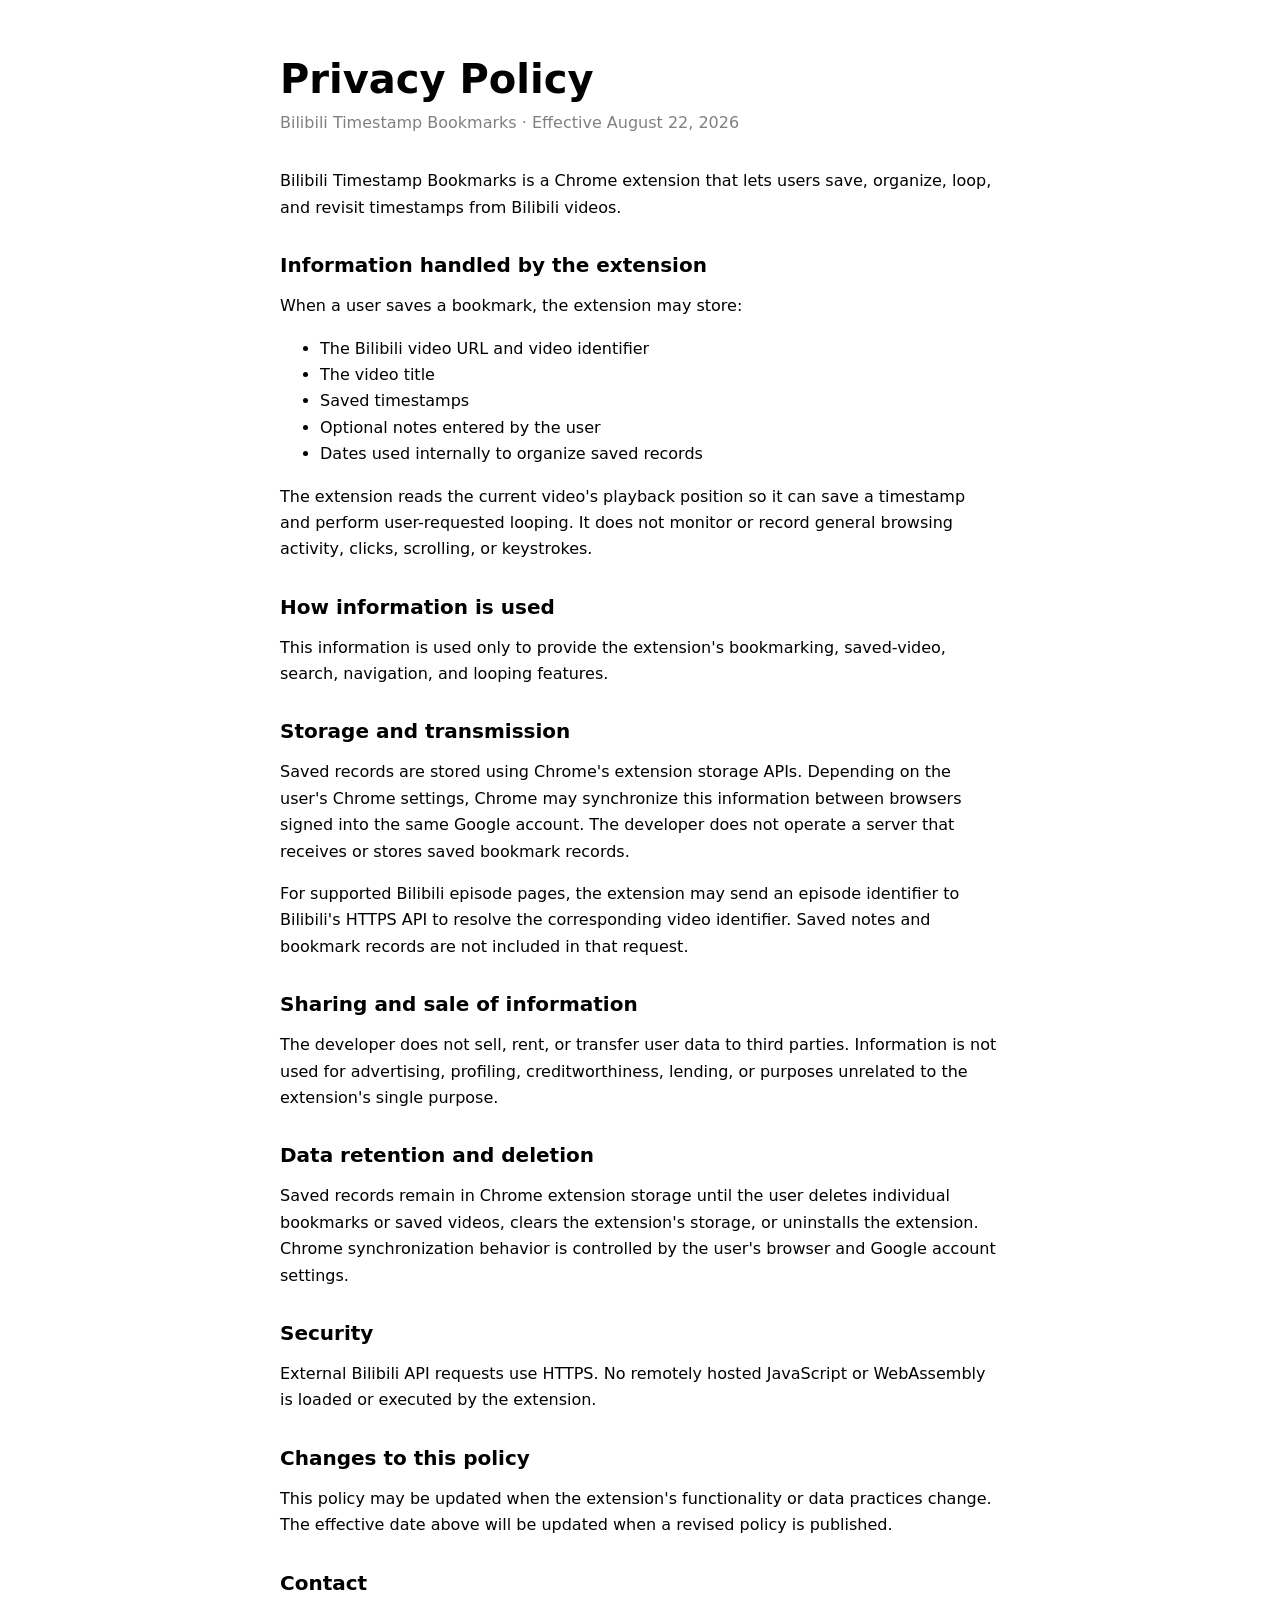
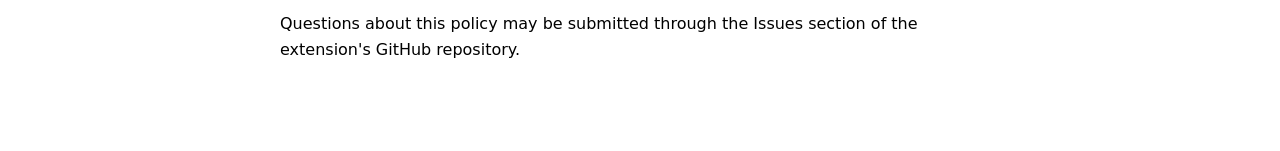
<file: privacy/index.html>
<!doctype html>
<html lang="en">
<head>
  <meta charset="utf-8">
  <meta name="viewport" content="width=device-width, initial-scale=1">
  <meta name="description" content="Privacy Policy for the Bilibili Timestamp Bookmarks Chrome extension.">
  <title>Privacy Policy · Bilibili Timestamp Bookmarks</title>
  <style>
    :root { color-scheme: light dark; font-family: system-ui, -apple-system, BlinkMacSystemFont, "Segoe UI", sans-serif; }
    body { margin: 0; background: Canvas; color: CanvasText; }
    main { width: min(720px, calc(100% - 40px)); margin: 0 auto; padding: 56px 0 72px; }
    h1 { margin: 0 0 8px; font-size: clamp(28px, 5vw, 40px); line-height: 1.15; }
    h2 { margin: 32px 0 8px; font-size: 20px; }
    p, li { font-size: 16px; line-height: 1.65; }
    .date { margin: 0 0 32px; color: GrayText; }
    a { color: #e95f8d; }
  </style>
</head>
<body>
  <main>
    <h1>Privacy Policy</h1>
    <p class="date">Bilibili Timestamp Bookmarks · Effective August 22, 2026</p>

    <p>Bilibili Timestamp Bookmarks is a Chrome extension that lets users save, organize, loop, and revisit timestamps from Bilibili videos.</p>

    <h2>Information handled by the extension</h2>
    <p>When a user saves a bookmark, the extension may store:</p>
    <ul>
      <li>The Bilibili video URL and video identifier</li>
      <li>The video title</li>
      <li>Saved timestamps</li>
      <li>Optional notes entered by the user</li>
      <li>Dates used internally to organize saved records</li>
    </ul>
    <p>The extension reads the current video's playback position so it can save a timestamp and perform user-requested looping. It does not monitor or record general browsing activity, clicks, scrolling, or keystrokes.</p>

    <h2>How information is used</h2>
    <p>This information is used only to provide the extension's bookmarking, saved-video, search, navigation, and looping features.</p>

    <h2>Storage and transmission</h2>
    <p>Saved records are stored using Chrome's extension storage APIs. Depending on the user's Chrome settings, Chrome may synchronize this information between browsers signed into the same Google account. The developer does not operate a server that receives or stores saved bookmark records.</p>
    <p>For supported Bilibili episode pages, the extension may send an episode identifier to Bilibili's HTTPS API to resolve the corresponding video identifier. Saved notes and bookmark records are not included in that request.</p>

    <h2>Sharing and sale of information</h2>
    <p>The developer does not sell, rent, or transfer user data to third parties. Information is not used for advertising, profiling, creditworthiness, lending, or purposes unrelated to the extension's single purpose.</p>

    <h2>Data retention and deletion</h2>
    <p>Saved records remain in Chrome extension storage until the user deletes individual bookmarks or saved videos, clears the extension's storage, or uninstalls the extension. Chrome synchronization behavior is controlled by the user's browser and Google account settings.</p>

    <h2>Security</h2>
    <p>External Bilibili API requests use HTTPS. No remotely hosted JavaScript or WebAssembly is loaded or executed by the extension.</p>

    <h2>Changes to this policy</h2>
    <p>This policy may be updated when the extension's functionality or data practices change. The effective date above will be updated when a revised policy is published.</p>

    <h2>Contact</h2>
    <p>Questions about this policy may be submitted through the Issues section of the extension's GitHub repository.</p>
  </main>
</body>
</html>
</file>
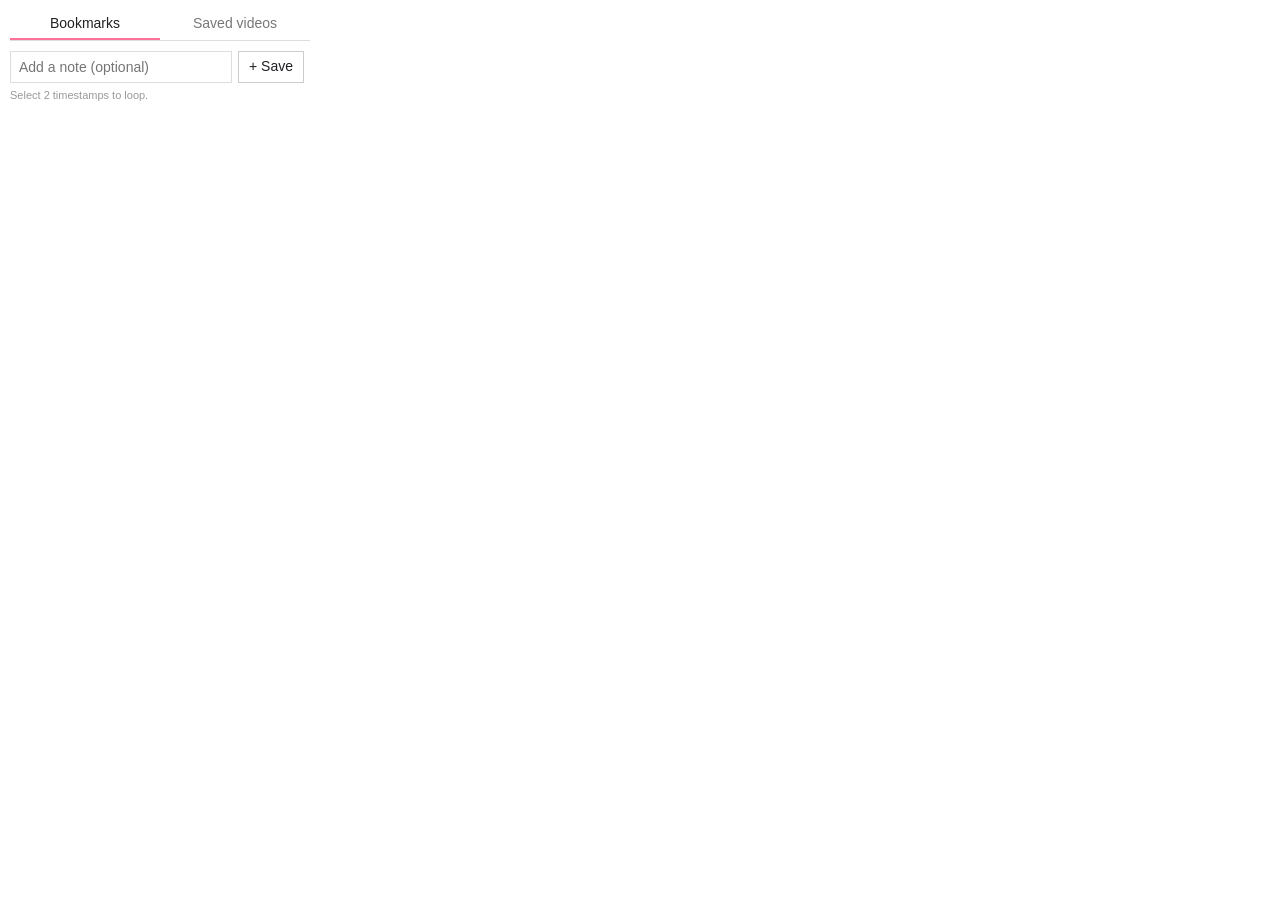
<file: popup.html>
<!doctype html>
<html lang="en">
<head>
  <meta charset="utf-8">
  <meta name="viewport" content="width=device-width, initial-scale=1">
  <title>Timestamp bookmarks</title>
  <link rel="stylesheet" href="popup.css">
</head>
<body>
  <main id="app">
    <div class="tabs" role="tablist">
      <button class="tab active" data-view="bookmarks" type="button">Bookmarks</button>
      <button class="tab" data-view="videos" type="button">Saved videos</button>
    </div>
    <section id="bookmarks-view">
      <div class="add-row">
        <input id="note" maxlength="120" placeholder="Add a note (optional)" aria-label="Bookmark note">
        <button id="save" class="primary" type="button">+ Save</button>
        <div id="loop-bar" class="loop-bar" hidden>
          <span id="loop-range"></span>
          <button id="loop-toggle" type="button">Loop</button>
        </div>
      </div>
      <div id="bookmark-list" class="list"></div>
      <p class="loop-hint">Select 2 timestamps to loop.</p>
    </section>
    <section id="videos-view" hidden>
      <input id="video-search" class="search" type="search" placeholder="Search saved videos" aria-label="Search saved videos">
      <div id="video-list" class="list"></div>
    </section>
    <p id="status" class="status" hidden></p>
  </main>
  <script src="popup.js"></script>
</body>
</html>
</file>
<file: popup.css>
:root {
  color-scheme: light;
  font: 14px/1.4 -apple-system, BlinkMacSystemFont, "Segoe UI", Roboto, Arial, sans-serif;
}

* { box-sizing: border-box; }
body { width: 320px; min-height: 120px; margin: 0; color: #202124; background: #fff; }
button, input { font: inherit; }
button { cursor: pointer; transition: color 100ms ease, background-color 100ms ease; }
#app { padding: 10px; }

.tabs {
  display: grid;
  grid-template-columns: 1fr 1fr;
  margin-bottom: 10px;
  border-bottom: 1px solid #ddd;
}

.tabs.single-view { grid-template-columns: 1fr; }

.tab {
  height: 30px;
  padding: 0;
  color: #777;
  background: transparent;
  border: 0;
  border-bottom: 2px solid transparent;
}

.tab.active { color: #202124; border-bottom-color: #fb7299; }
.tab:hover { color: #202124; background: #f7f7f7; }
.add-row { display: grid; grid-template-columns: 1fr auto auto; gap: 6px; }

input {
  width: 100%;
  height: 32px;
  padding: 0 8px;
  color: #202124;
  background: #fff;
  border: 1px solid #ddd;
  border-radius: 0;
  outline: 0;
}

input:focus { border-color: #888; }

.primary,
.loop-bar button {
  height: 32px;
  padding: 0 10px;
  color: #202124;
  background: #fff;
  border: 1px solid #ccc;
  border-radius: 0;
}

.primary:hover,
.loop-bar button:hover { background: #f5f5f5; }
.loop-bar { display: contents; }
.loop-bar[hidden] { display: none; }
#loop-range { display: none; }
.loop-bar button { height: 32px; }
.loop-hint { margin: 6px 0 0; color: #999; font-size: 11px; line-height: 1.2; }
.list { max-height: 300px; overflow: auto; }

.row {
  display: grid;
  grid-template-columns: 16px minmax(0, 1fr) 24px 24px;
  gap: 6px;
  align-items: center;
  min-height: 38px;
  border-bottom: 1px solid #eee;
}

.row-link {
  min-width: 0;
  padding: 7px 0;
  text-align: left;
  color: inherit;
  background: transparent;
  border: 0;
}

.row:hover { background: #fafafa; }
.row-link:hover .note { color: #202124; }
.time { color: #e95f89; }
.note { margin-left: 7px; color: #777; overflow-wrap: anywhere; }
.pick { width: 14px; height: 14px; margin: 0; accent-color: #555; }

.edit,
.delete {
  width: 24px;
  height: 24px;
  padding: 0;
  color: #888;
  background: transparent;
  border: 0;
}

.edit svg,
.delete svg {
  display: block;
  width: 16px;
  height: 16px;
  margin: auto;
  fill: none;
  stroke: currentColor;
  stroke-width: 1.8;
  stroke-linecap: round;
  stroke-linejoin: round;
}

.edit:hover,
.delete:hover { color: #202124; background: #eee; }

.inline-editor {
  display: grid;
  grid-column: 1 / -1;
  grid-template-columns: minmax(0, 1fr) 28px 28px;
  gap: 4px;
  align-items: center;
  padding: 3px 0;
}

.inline-editor input { height: 30px; }
.inline-editor button {
  display: grid;
  width: 28px;
  height: 28px;
  padding: 0;
  place-items: center;
  color: #888;
  background: transparent;
  border: 0;
}
.inline-editor button:hover { color: #202124; background: #eee; }
.inline-editor svg { width: 16px; height: 16px; fill: none; stroke: currentColor; stroke-width: 1.8; stroke-linecap: round; stroke-linejoin: round; }
.empty, .status { padding: 18px 6px; color: #999; text-align: center; }
.search { margin-bottom: 6px; }

.video-item {
  display: grid;
  grid-template-columns: minmax(0, 1fr) 28px;
  gap: 4px;
  align-items: center;
  border-bottom: 1px solid #eee;
}

.video-row {
  display: block;
  padding: 7px 0;
  color: inherit;
  text-decoration: none;
}

.video-item:hover { background: #fafafa; }
.video-title { display: block; overflow: hidden; text-overflow: ellipsis; white-space: nowrap; }

.video-delete {
  display: grid;
  width: 28px;
  height: 28px;
  padding: 0;
  place-items: center;
  color: #888;
  background: transparent;
  border: 0;
}

.video-delete svg {
  width: 16px;
  height: 16px;
  fill: none;
  stroke: currentColor;
  stroke-width: 1.8;
  stroke-linecap: round;
  stroke-linejoin: round;
}

.video-delete:hover { color: #202124; background: #eee; }

button:focus-visible,
a:focus-visible { outline: 1px solid #555; outline-offset: 1px; }

@media (prefers-color-scheme: dark) {
  :root { color-scheme: dark; }
  body { color: #e8eaed; background: #202124; }
  .tabs { border-color: #5f6368; }
  .tab { color: #9aa0a6; }
  .tab.active { color: #e8eaed; border-bottom-color: #fb7299; }
  .tab:hover, .row:hover, .video-item:hover { color: #e8eaed; background: #292a2d; }
  input { color: #e8eaed; background: #202124; border-color: #5f6368; }
  input:focus { border-color: #9aa0a6; }
  .primary, .loop-bar button { color: #e8eaed; background: #202124; border-color: #5f6368; }
  .primary:hover, .loop-bar button:hover { background: #292a2d; }
  .row, .video-item { border-color: #3c4043; }
  .note { color: #9aa0a6; }
  .row-link:hover .note { color: #e8eaed; }
  .edit, .delete, .video-delete, .loop-hint, .empty, .status { color: #9aa0a6; }
  .edit:hover, .delete:hover, .video-delete:hover { color: #e8eaed; background: #3c4043; }
  .inline-editor button { color: #9aa0a6; }
  .inline-editor button:hover { color: #e8eaed; background: #3c4043; }
  button:focus-visible, a:focus-visible { outline-color: #8ab4f8; }
}
</file>
